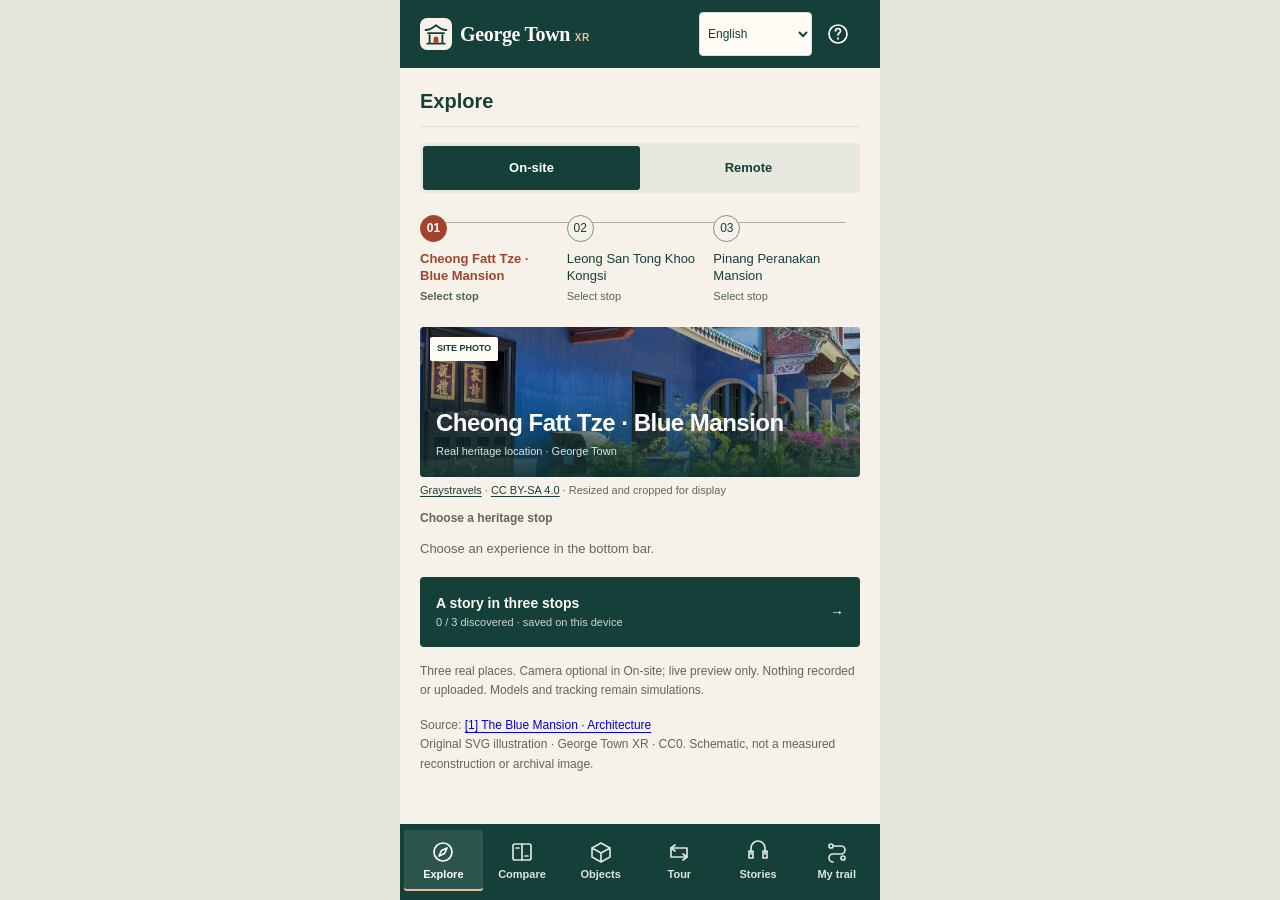
<file: index.html>
<!doctype html>
<html lang="en"><head><meta charset="utf-8"><meta name="viewport" content="width=device-width,initial-scale=1,viewport-fit=cover"><meta name="theme-color" content="#123f39"><title>George Town XR · Heritage, in another dimension</title><link rel="icon" href="assets/heritage-mark.svg" type="image/svg+xml"><link rel="stylesheet" href="styles.css"><link rel="stylesheet" href="mobile.css"></head><body><div id="app"></div><dialog id="detail"><div id="detail-content"></div><button class="primary" onclick="document.querySelector('dialog').close()" id="close-dialog">Close</button></dialog><script src="vendor/js-aruco2/cv.js"></script><script src="vendor/js-aruco2/aruco.js"></script><script src="ar.js"></script><script src="camera.js"></script><script src="buildings.js"></script><script src="app.js"></script></body></html>
</file>
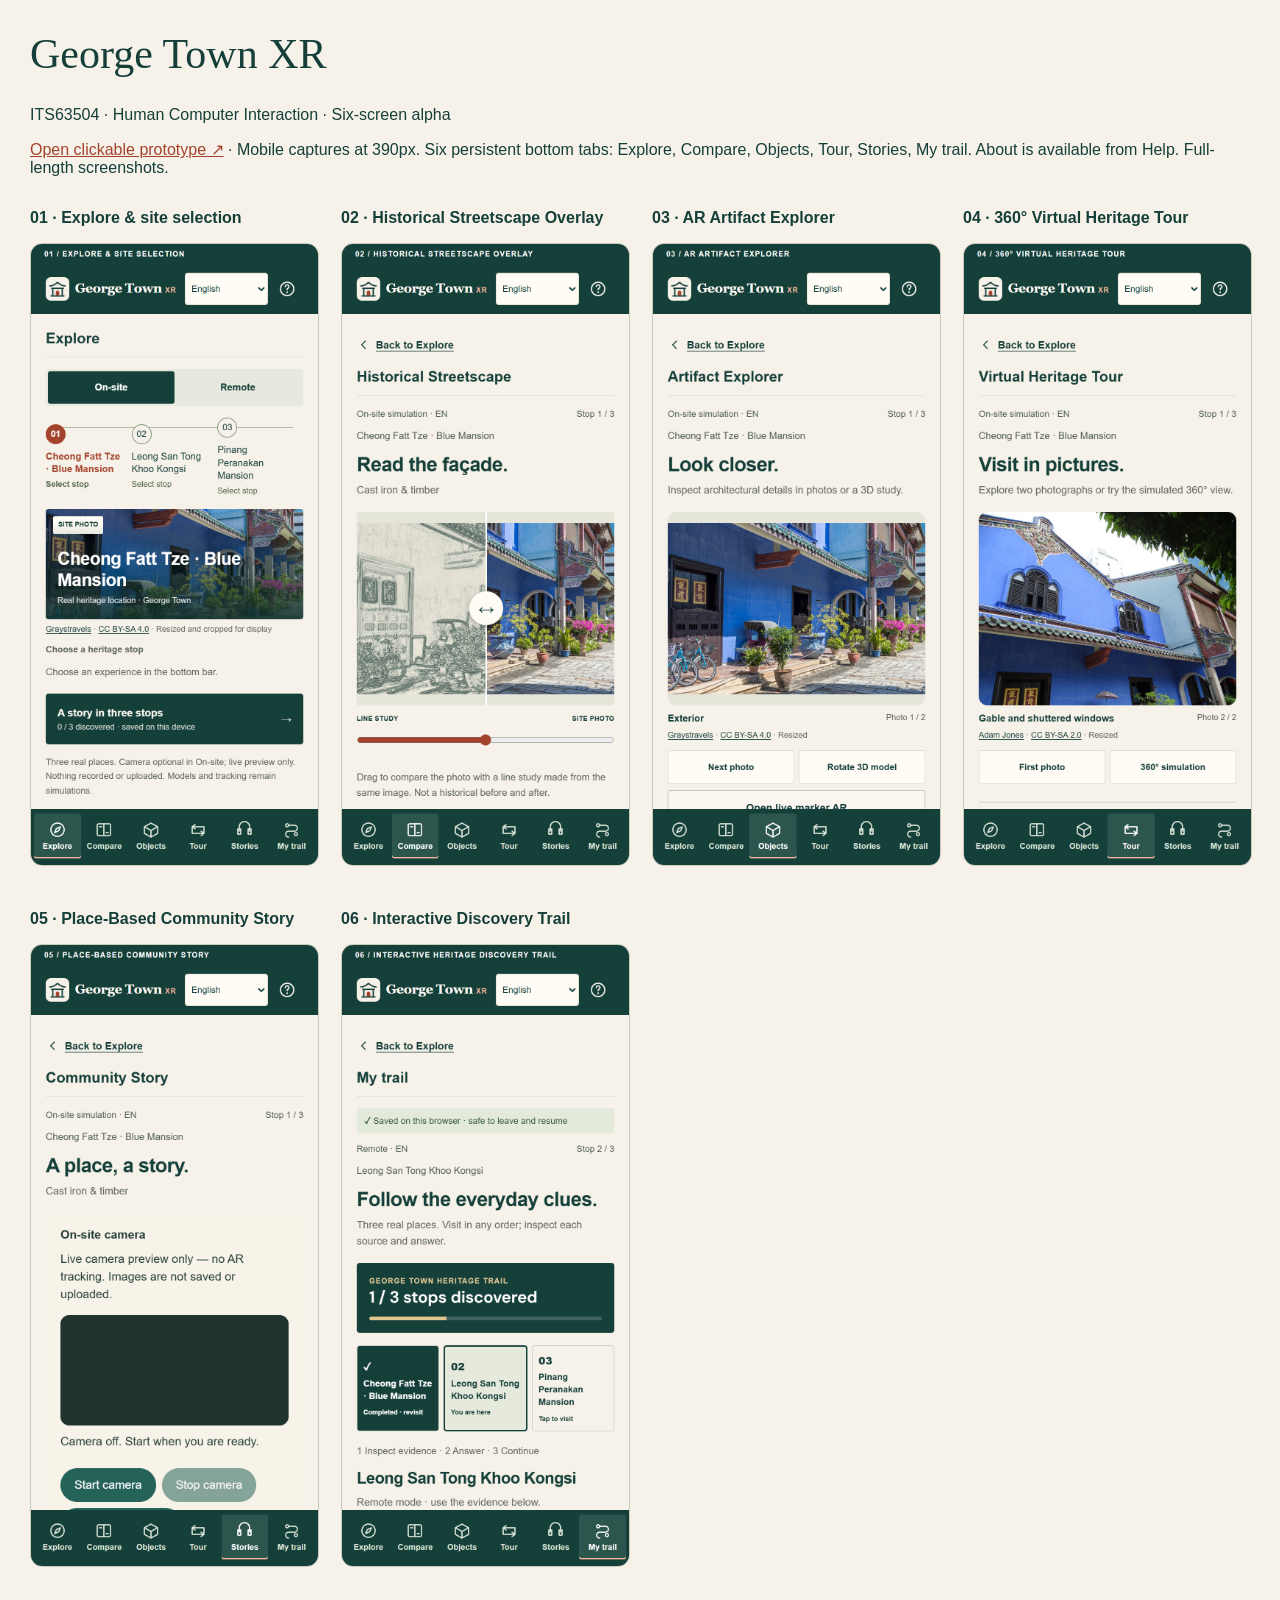
<file: screenshots.html>
<!doctype html><html lang="en"><meta charset="utf-8"><meta name="viewport" content="width=device-width,initial-scale=1"><title>George Town XR · Assignment Screenshots</title><style>body{background:#f6f2e9;color:#153f39;font:16px Arial;margin:30px}h1{font:42px Georgia}a{color:#a4432d}section{display:grid;grid-template-columns:repeat(auto-fit,minmax(280px,1fr));gap:24px;align-items:start}figure{margin:0}figcaption{margin:16px 0;font-weight:bold}img{width:100%;border:1px solid #c9cbbb;border-radius:12px}</style><h1>George Town XR</h1><p>ITS63504 · Human Computer Interaction · Six-screen alpha</p><p><a href="index.html">Open clickable prototype ↗</a> · Mobile captures at 390px. Six persistent bottom tabs: Explore, Compare, Objects, Tour, Stories, My trail. About is available from Help. Full-length screenshots.</p><section><figure><figcaption>01 · Explore & site selection</figcaption><a href="screenshots/01-explore.png"><img src="screenshots/01-explore.png" alt="Explore and site selection"></a></figure><figure><figcaption>02 · Historical Streetscape Overlay</figcaption><a href="screenshots/02-historical-streetscape.png"><img src="screenshots/02-historical-streetscape.png" alt="Historical streetscape comparison"></a></figure><figure><figcaption>03 · AR Artifact Explorer</figcaption><a href="screenshots/03-artifact-explorer.png"><img src="screenshots/03-artifact-explorer.png" alt="Blue Mansion schematic timber lattice viewer"></a></figure><figure><figcaption>04 · 360° Virtual Heritage Tour</figcaption><a href="screenshots/04-virtual-tour.png"><img src="screenshots/04-virtual-tour.png" alt="Courtyard panoramic tour"></a></figure><figure><figcaption>05 · Place-Based Community Story</figcaption><a href="screenshots/05-community-story.png"><img src="screenshots/05-community-story.png" alt="Sample community story and transcript"></a></figure><figure><figcaption>06 · Interactive Discovery Trail</figcaption><a href="screenshots/06-discovery-trail.png"><img src="screenshots/06-discovery-trail.png" alt="Trail evidence question and feedback"></a></figure></section></html>
</file>
<file: styles.css>
@import url('https://fonts.googleapis.com/css2?family=DM+Sans:wght@400;500;600;700&family=Libre+Caslon+Display&display=swap');
/* Context stays compact; instructions are disclosed on demand. */
#app .header-help{border:1px solid #a2ad99;font-size:12px;min-height:44px}
.context-bar{display:flex;justify-content:space-between;gap:8px;font-size:11px;color:#45594c;padding:0 0 10px;border-bottom:1px solid var(--line);margin-bottom:15px}
.location-label{font-size:12px;font-weight:600;margin:-5px 0 9px}
.save-notice{font-size:11px;color:#31573f;background:#e4eadb;padding:9px 11px;border-radius:6px;margin:0 0 12px}
.field-label{display:block;font-size:12px;font-weight:600;margin-top:15px}
#app .field-label+.site-picker{margin-top:5px}
.hotspot-key{display:flex;gap:8px;margin-top:10px}.hotspot-key button{border:1px solid #a2ad99;flex:1;font-size:12px;text-align:center;background:var(--paper)}
#app .controls{flex-wrap:wrap}#app .controls button{min-width:55px;min-height:44px}#app .seg button{min-height:44px}
#app .audio button{width:auto;min-width:86px;border-radius:8px;font-size:12px}
.stop small{display:block;margin-top:8px;font-weight:700;font-size:10px}
#app .hero{height:210px}#app .toolbar{margin-top:16px}#app .image-tag{max-width:calc(100% - 24px)}
#app h1:focus{outline:none}

:root{--cream:#f6f2e9;--paper:#fffcf5;--teal:#153f39;--rust:#a4432d;--muted:#60675d;--line:#deded0;--gold:#dbc18b}*{box-sizing:border-box}body{margin:0;background:#dcded3;color:var(--teal);font-family:'DM Sans',Arial,sans-serif;font-size:15px;line-height:1.5}button,select,input{font:inherit}button,a,select,input{touch-action:manipulation}button,select{cursor:pointer}button{min-height:46px;border:0;background:none;color:inherit;padding:10px 14px;border-radius:9px;font-weight:600}button:hover{filter:brightness(.94)}button:focus-visible,a:focus-visible,select:focus-visible,input:focus-visible{outline:3px solid var(--rust);outline-offset:3px}button:disabled{opacity:.45;cursor:default}#app{max-width:460px;margin:26px max(5vw,calc((100vw - 1100px)/2)) 26px auto;background:var(--cream);min-height:900px;border:1px solid #c8cbbb;border-radius:26px;overflow:hidden;box-shadow:0 25px 80px #153f3920;position:relative}header{padding:23px 24px 17px;display:flex;align-items:center;justify-content:space-between;border-bottom:1px solid var(--line)}.wordmark{font-weight:700;font-size:21px;letter-spacing:-1px}.wordmark span{font-size:12px;background:var(--rust);color:white;padding:4px 6px;margin-left:7px;border-radius:5px;vertical-align:middle;letter-spacing:0}.alpha{font-size:10px;letter-spacing:1.6px;border:1px solid #b8c2b2;border-radius:4px;padding:4px 7px}main{padding:22px 24px 26px}.eyebrow{font-size:10px;letter-spacing:1.8px;font-weight:700;text-transform:uppercase;color:var(--rust);margin-bottom:6px}h1,h2{font-family:'Libre Caslon Display',Georgia,serif;font-weight:400;line-height:1.06;margin:0}h1{font-size:42px;letter-spacing:-1.1px}h2{font-size:29px}h3{font-size:16px;line-height:1.3;margin:0 0 4px}p{margin:10px 0 16px}.sub{color:var(--muted);font-size:13px}.toolbar{display:flex;gap:10px;margin:20px 0 17px;align-items:center}.seg{display:flex;background:#e6e8dc;padding:4px;border-radius:10px;flex:1}.seg button{flex:1;min-height:40px;padding:7px 9px;font-size:12px}.seg .active{background:var(--teal);color:#fff}.language{background:var(--paper);border:1px solid var(--line);border-radius:9px;padding:11px 6px;max-width:118px;font-size:12px;min-height:48px}.hero{height:234px;border-radius:12px;position:relative;overflow:hidden;background:#b9c7b0}.hero svg,.scene svg{width:100%;height:100%;display:block;object-fit:cover}.image-tag{position:absolute;top:12px;left:12px;background:var(--paper);font-size:10px;font-weight:700;border-radius:4px;padding:5px 8px;letter-spacing:.4px}.hero-caption{position:absolute;bottom:0;left:0;right:0;background:linear-gradient(transparent,#0f302ce8);color:white;padding:40px 17px 13px}.hero-caption h2{font-size:27px}.hero-caption span{font-size:11px;opacity:.85}.site-picker{width:100%;border:1px solid var(--line);background:var(--paper);padding:12px;border-radius:8px;margin:12px 0 0;color:var(--teal);min-height:48px}.section-title{display:flex;align-items:baseline;justify-content:space-between;margin:23px 0 10px}.section-title h2{font-family:inherit;font-size:16px;font-weight:700}.count{color:var(--muted);font-size:11px}.experience{display:flex;width:100%;align-items:center;text-align:left;border-bottom:1px solid var(--line);padding:13px 0;border-radius:0;gap:13px}.experience .num{width:39px;height:42px;border:1px solid #d0d7c9;display:grid;place-items:center;font-family:Georgia,serif;font-size:21px;border-radius:7px}.experience .text{flex:1}.experience strong{display:block;font-size:14px}.experience small{font-size:11px;font-weight:400;color:var(--muted)}.arrow{font-size:21px}.trail-resume{margin-top:18px;background:var(--teal);color:var(--paper);width:100%;display:flex;text-align:left;justify-content:space-between;align-items:center}.trail-resume small{display:block;font-size:11px;font-weight:400;opacity:.8}footer{display:flex;justify-content:space-around;border-top:1px solid var(--line);padding:10px 10px 15px;background:var(--paper)}footer button{font-size:11px;min-width:85px}footer button.active{color:var(--rust);background:#f0e7da}.back{margin:-7px 0 14px;padding:6px 0;font-size:12px;min-height:44px}.page-intro{margin:0 0 18px}.page-intro h1{font-size:36px}.page-intro p{margin:10px 0 0}.scene{height:300px;position:relative;overflow:hidden;border-radius:12px;background:#aeb9a4}.scene.tall{height:330px}.status{position:absolute;left:12px;top:12px;border-radius:30px;background:var(--teal);color:white;font-size:10px;padding:7px 10px;letter-spacing:.5px;z-index:3}.status.error{background:var(--rust)}.scene-label{position:absolute;bottom:12px;left:12px;background:#fff9e8eb;border-radius:4px;padding:4px 7px;font-size:10px;z-index:3}.scan-frame{position:absolute;inset:65px 75px;border:2px solid #fff9;border-radius:12px;display:grid;place-items:center;color:#fff;font-size:32px;background:#153f3922}.scan-line{height:2px;background:var(--gold);width:100%;position:absolute;top:50%;box-shadow:0 0 12px white}.primary{background:var(--teal);color:white;width:100%;margin-top:14px}.secondary{background:transparent;border:1px solid #b6c1b0;width:100%;margin-top:9px}.rust{background:var(--rust);color:#fff}.row{display:flex;gap:9px;align-items:center}.row>*{flex:1}.hint{font-size:12px;color:var(--muted);margin:12px 0}.info{padding:15px;background:#e8ecdf;border-radius:10px;margin-top:16px;font-size:13px}.info strong{display:block;margin-bottom:4px}.info p{margin:0}.hotspot{position:absolute;min-width:46px;min-height:46px;background:var(--rust);border:3px solid #fff4db;color:#fff;border-radius:50%;padding:4px;box-shadow:0 0 0 6px #ffffff35;z-index:4}.hotspot.one{left:24%;top:39%}.hotspot.two{right:20%;top:57%}.compare{position:absolute;inset:0;clip-path:inset(0 50% 0 0)}.divider{position:absolute;top:0;bottom:0;left:50%;width:2px;background:white;pointer-events:none;z-index:2}.divider:after{content:'↔';position:absolute;top:48%;left:-20px;width:42px;height:42px;border-radius:50%;background:var(--paper);display:grid;place-items:center;color:var(--teal);font-size:22px;box-shadow:0 2px 8px #0004}.slider{width:100%;accent-color:var(--teal);min-height:44px;margin:3px 0}.compare-labels{display:flex;justify-content:space-between;font-size:10px;font-weight:700;letter-spacing:1px;margin-top:12px}.error-panel{background:#fff8ee;border:1px solid #c5a18c;padding:15px;border-radius:10px;margin-top:14px}.error-panel p{font-size:12px;margin:7px 0}.artifact-scene{background:radial-gradient(ellipse at 50% 40%,#e4dbc3,#b6b8a0)}.artifact{position:absolute;inset:30px 20px;transform-origin:center;transition:transform .2s}.controls{display:flex;gap:8px;margin-top:12px}.controls button{background:var(--paper);border:1px solid var(--line);flex:1;padding:9px 4px;font-size:12px}.panorama{width:210%;height:100%;transform:translateX(-20%);transition:transform .15s;cursor:grab;touch-action:pan-y}.panorama svg{width:100%;height:100%}.room-label{position:absolute;bottom:13px;right:12px;color:#fff;background:var(--teal);padding:4px 9px;border-radius:4px;font-size:11px}.story-highlight{position:absolute;left:19%;top:54%;width:62%;height:25%;border:3px solid #f9d38d;background:#f9d38d25;border-radius:5px}.audio{background:var(--teal);color:white;padding:17px;border-radius:12px;margin-top:15px}.audio button{background:#f4e8ce;color:var(--teal);width:48px;flex:none;border-radius:50%}.wave{height:28px;flex:1;background:repeating-linear-gradient(90deg,transparent 0 3px,#d7c696 3px 5px,transparent 5px 8px);clip-path:polygon(0 40%,5% 20%,10% 35%,15% 0,20% 45%,25% 10%,30% 35%,35% 0,40% 30%,45% 20%,50% 40%,55% 0,60% 30%,65% 15%,70% 40%,75% 0,80% 30%,85% 20%,90% 40%,95% 10%,100% 40%,100% 60%,95% 90%,90% 60%,85% 80%,80% 70%,75% 100%,70% 60%,65% 85%,60% 70%,55% 100%,50% 60%,45% 80%,40% 70%,35% 100%,30% 65%,25% 90%,20% 55%,15% 100%,10% 65%,5% 80%,0 60%)}.audio small{display:block;margin-top:10px;font-size:10px;opacity:.8}details{border-bottom:1px solid var(--line);padding:16px 0}summary{cursor:pointer;font-weight:600;min-height:44px;display:flex;align-items:center;justify-content:space-between}summary:after{content:'+'}details p{font-size:13px}.attribution{font-size:11px;color:var(--muted);margin-top:15px}.progress-top{background:var(--teal);color:white;padding:18px;border-radius:12px;margin:17px 0}.progress-top strong{font-family:Georgia,serif;font-size:25px;font-weight:400}.progress-track{height:5px;background:#ffffff30;margin-top:12px;border-radius:3px;overflow:hidden}.progress-track span{display:block;height:100%;background:#dfc78f}.stops{display:flex;gap:6px;margin:17px 0}.stop{flex:1;border:1px solid #ccd3c4;padding:10px 6px;font-size:10px;text-align:left;border-radius:8px;line-height:1.4}.stop strong{display:block;font-size:14px;margin-bottom:5px}.stop.current{border:2px solid var(--teal);background:#e6eadd}.stop.done{background:var(--teal);color:white}.evidence{height:170px;position:relative;border-radius:10px;overflow:hidden}.evidence svg{width:100%;height:100%}.choice{display:block;text-align:center;width:100%;background:var(--paper);border:1px solid #ccd3c4;margin-top:9px;font-size:13px}.choice.correct{background:#dce8d5;border:2px solid #416545}.choice.wrong{background:#f3dfd3;border:2px solid var(--rust)}.feedback{font-size:13px;padding:13px;background:#e4eadb;border-radius:8px;margin-top:12px}dialog{width:min(90vw,390px);border:1px solid #c1c6b3;border-radius:18px;padding:25px;background:var(--cream);color:var(--teal);box-shadow:0 20px 80px #0005}dialog::backdrop{background:#0b2728a8}dialog h2{font-size:30px}dialog p{font-size:14px}.desktop-note{position:fixed;left:max(6vw,calc((100vw - 1100px)/2));top:18%;width:40%;max-width:470px}.desktop-note>.wordmark{font-size:30px}.desktop-note>p{font:68px/1.03 'Libre Caslon Display',Georgia,serif;letter-spacing:-2px;margin:45px 0}.note-foot{font-size:10px;letter-spacing:2px;line-height:2}.mini-label{font-size:10px;font-weight:700;letter-spacing:1px;color:var(--rust)}.labelled{display:none}.full-width{width:100%}@media(max-width:800px){body{background:var(--cream)}.desktop-note{display:none}#app{margin:0 auto;border:0;border-radius:0;box-shadow:none;min-height:100dvh;max-width:480px}header{padding-top:20px}main{padding-top:19px}}@media(prefers-reduced-motion:reduce){*{transition:none!important;animation:none!important}}
</file>
<file: mobile.css>
/* App shell: one scroll surface; navigation remains within thumb reach. */
html,body{height:100%;overflow:hidden}body{background:#e6e8df;font-size:15px}#app{width:100%;max-width:414px;height:min(884px,calc(100dvh - 48px));min-height:0;margin:24px max(7vw,calc((100vw - 1000px)/2)) 24px auto;border:7px solid #203d37;border-radius:38px;display:flex;flex-direction:column;box-shadow:0 28px 65px #183f392b;background:var(--cream)}
#app header{flex:none;min-height:76px;padding:12px 16px;background:var(--cream);border-bottom:1px solid #dcded3;gap:10px;z-index:5}svg{flex-shrink:0}.icon-button svg,footer svg{width:24px;height:24px}.icon-button{width:44px;height:44px;padding:10px;display:grid;place-items:center;border-radius:50%;background:#ecece2;flex:none}#app .header-help{border:0;font-size:14px}.header-title{flex:1;font-size:15px;font-weight:700;line-height:1.25}.app-brand{display:flex;align-items:center;gap:10px;flex:1;font-weight:700;font-size:18px;letter-spacing:-.6px}.brand-symbol{display:grid;place-items:center;width:40px;height:40px;background:var(--teal);color:#f1d9b1;border-radius:13px;font:29px Georgia,serif}.app-brand b{font-size:11px;color:var(--rust);letter-spacing:.5px}.app-brand small{display:block;font-size:8px;letter-spacing:1.3px;font-weight:600;color:var(--muted);margin-top:2px}
#app main{flex:1;min-height:0;overflow:auto;overscroll-behavior-y:contain;padding:16px 20px 24px;scrollbar-width:none;outline:none}#app main::-webkit-scrollbar{display:none}#app footer{flex:none;padding:6px 14px max(9px,env(safe-area-inset-bottom));min-height:76px;z-index:5;background:var(--paper);box-shadow:0 -5px 18px #153f3906;gap:8px}#app footer button{position:relative;flex:1;min-width:0;display:flex;align-items:center;justify-content:center;flex-direction:column;gap:4px;border-radius:13px;font-size:11px;padding:8px 3px;color:#616b61}#app footer button.active{color:var(--teal);background:#e7ecdf}footer i{position:absolute;top:5px;right:20%;background:var(--rust);color:white;border-radius:20px;min-width:17px;height:17px;font-size:10px;font-style:normal}
#app .context-bar{margin:0 0 16px;border:0;padding:0;flex-wrap:wrap;gap:4px 8px;font-size:10px;align-items:center;color:#536251}#app .context-bar>span:first-child{background:#e5e9dc;padding:4px 8px;border-radius:20px}.context-bar>span:nth-child(2){margin-left:auto}.location-label{flex-basis:100%;font-size:11px!important;font-weight:500!important;margin:3px 0 0!important}#app h1{font-family:'DM Sans',Arial,sans-serif;font-size:28px;font-weight:700;letter-spacing:-1px;line-height:1.18}#app h1 br{display:none}#app .page-intro h1{font-size:27px;max-width:330px}#app .page-intro .eyebrow{font-size:9px;letter-spacing:1.2px}#app .page-intro{margin-bottom:16px}#app .sub{font-size:13px;line-height:1.55;margin:6px 0 12px}#app h2{font-family:'DM Sans',Arial,sans-serif;font-size:22px;font-weight:700;line-height:1.25;letter-spacing:-.5px}#app .eyebrow{font-size:9px;letter-spacing:1.5px}
#app .toolbar{margin:15px 0;gap:8px}#app .seg{padding:4px;background:#e7e9de;border-radius:13px}#app .seg button{border-radius:10px;font-size:12px;line-height:1.3;min-height:44px}#app .seg .active{background:var(--teal);box-shadow:0 2px 4px #153f391a}#app .language{font-size:11px;max-width:114px;border-radius:12px;min-height:52px;padding:8px}#app .hero{height:192px;border-radius:18px}#app .hero-caption{padding:35px 16px 15px}#app .hero-caption h2{font-family:'Libre Caslon Display',Georgia,serif;font-size:29px;font-weight:400;letter-spacing:0}#app .image-tag{font-size:8px;letter-spacing:.5px;padding:5px 7px;top:10px;left:10px}#app .hero-caption span{font-size:10px}#app .field-label{margin-top:14px;font-size:11px;color:var(--muted)}#app .site-picker{border-radius:12px;font-size:13px;background:var(--paper);margin-top:5px;min-height:48px}#app .section-title{margin:21px 0 8px}#app .section-title h2{font-size:15px;letter-spacing:-.2px}#app .count{font-size:10px}
#app .experience{padding:12px 0;gap:12px;min-height:77px}#app .experience .num{height:44px;width:44px;border:0;border-radius:13px;background:#e4e9dd;color:var(--teal)}#app .experience:nth-of-type(2) .num,#app .experience:nth-of-type(4) .num{background:#f0e1d3;color:var(--rust)}.num svg{width:23px;height:23px}#app .experience strong{font-size:13px;line-height:1.4}#app .experience small{font-size:11px;line-height:1.4;display:block;margin-top:3px}#app .arrow{color:#69766b;font-size:24px}#app .trail-resume{border-radius:15px;padding:16px;font-size:13px}#app .attribution{font-size:11px;line-height:1.6}
#app .scene{height:300px;border-radius:20px;margin-top:12px;box-shadow:inset 0 0 0 1px #153f3910}#app .scene.tall{height:340px}#app .scene-label{font-size:9px;left:10px;bottom:10px;right:10px;width:fit-content;max-width:calc(100% - 20px);padding:5px 7px;line-height:1.4}#app .status{font-size:8px;max-width:calc(100% - 20px);left:10px;top:10px;padding:7px 9px}#app .artifact-scene{background-color:#cbd0b9;background-image:linear-gradient(#153f3908 1px,transparent 1px),linear-gradient(90deg,#153f3908 1px,transparent 1px);background-size:32px 32px}#app .artifact{inset:35px 5px}#app .hotspot{min-width:46px;min-height:46px}#app .primary,#app .secondary{min-height:50px;border-radius:13px;font-size:13px;line-height:1.45;padding:13px 14px}#app .primary{box-shadow:0 3px 5px #153f3910}#app .secondary{background:#fffcf580}#app .controls{gap:6px;flex-wrap:wrap}#app .controls button{border-radius:11px;min-height:46px;min-width:64px;font-size:11px;flex:1}#app .hotspot-key{gap:6px}#app .hotspot-key button{font-size:11px;border-radius:10px;line-height:1.4;min-height:44px;padding:10px}#app .hint{font-size:12px;line-height:1.6}#app .info{border-radius:14px;padding:16px;font-size:12px;line-height:1.65;margin-top:18px}#app .info strong{font-size:13px}#app .compare-labels{font-size:9px;letter-spacing:.3px}#app .slider{margin:0;accent-color:var(--rust)}#app .error-panel{border-radius:16px}#app .save-notice{font-size:10px;padding:8px 10px;border-radius:8px;margin-bottom:12px}#app .save-notice:before{content:'✓ ';font-weight:700}#app .progress-top{margin:10px 0 16px;padding:17px;border-radius:16px}#app .progress-top strong{font:600 22px 'DM Sans',Arial,sans-serif}#app .stops{gap:6px}#app .stop{padding:10px 8px;border-radius:11px;font-size:10px}#app .stop small{font-size:9px}#app .evidence{height:190px;border-radius:16px;margin-top:12px}#app .choice{min-height:52px;border-radius:12px;font-size:13px;padding:14px}#app .feedback{font-size:12px;line-height:1.65;border-radius:12px}#app .audio{border-radius:17px;padding:16px}#app .audio small{font-size:9px}#app .audio button{min-height:48px}#app details{padding:10px 0}#app details p{font-size:14px;line-height:1.8}#app summary{font-size:13px}
dialog{border:0;border-radius:24px;padding:29px 24px 24px;max-height:85dvh;overflow:auto}dialog:before{content:'';display:block;width:38px;height:4px;border-radius:4px;background:#bdc5b7;margin:-13px auto 22px}dialog h2{font-family:'DM Sans',Arial,sans-serif;font-size:24px;font-weight:700;letter-spacing:-.7px;line-height:1.2}dialog p{line-height:1.8;font-size:14px}dialog button{min-height:50px}
.desktop-note>p{font-size:60px}.desktop-note{top:24%;max-width:400px}.desktop-note .note-foot{letter-spacing:1.5px}#assignment-label{flex:none;font-size:9px!important;padding:8px 18px!important}
@media(max-width:800px){body{background:var(--cream)}#app{max-width:480px;height:100dvh;min-height:0;margin:0 auto;border:0;border-radius:0;box-shadow:none}#app header{padding-top:max(12px,env(safe-area-inset-top))}dialog{position:fixed;top:auto;bottom:0;margin:0 auto;width:100%;max-width:480px;border-radius:25px 25px 0 0;padding-bottom:max(24px,env(safe-area-inset-bottom))}}
.stop-picker{display:grid;grid-template-columns:repeat(3,minmax(0,1fr));gap:6px;margin-top:9px}.stop-picker button{min-height:96px;padding:10px 7px;border:1px solid var(--line);background:var(--paper);font-size:10px;line-height:1.4;text-align:left;border-radius:12px}.stop-picker button.selected{border:2px solid var(--teal);background:#e5eadd}.stop-picker span{display:block;font-size:13px;margin-bottom:5px;color:var(--rust)}.stop-picker small{display:block;font-size:9px;margin-top:6px;color:#52634e}#app .stops button{min-height:100px;cursor:pointer}#app .stop.done.current{background:var(--teal);border-color:var(--rust)}
/* Explore prioritises choosing a place, not a marketing introduction. */
#app[data-screen="explore"] main>.eyebrow{display:none}
#app[data-screen="explore"] main>h1{font-size:25px}
#app[data-screen="explore"] main>.sub{font-size:12px;margin:4px 0 8px}
#app[data-screen="explore"] .context-bar{margin-bottom:10px}
#app[data-screen="explore"] .toolbar{margin:10px 0 12px}
#app[data-screen="explore"] .hero{height:150px}
#app[data-screen="explore"] .field-label{margin-top:10px}
#app[data-screen="explore"] .section-title{margin-top:17px}
#app[data-screen="explore"] .experience{min-height:70px;padding:10px 0}
#app header{min-height:68px}
@media(max-width:350px){#app main{padding-left:16px;padding-right:16px}#app h1{font-size:25px}#app .toolbar{gap:5px}#app .language{max-width:103px}#app .seg button{font-size:11px}#app .header-title{font-size:13px}}

/* Presentation: practical heritage guide; no decorative device frame. */
body{background:#e4e6dd;font-family:Arial,sans-serif;font-size:16px}#app{height:100dvh;max-width:480px;margin:0 auto;border:0;border-radius:0;box-shadow:none}#app header{background:var(--teal);color:var(--paper);border:0;padding:12px 20px;min-height:68px}.brand-symbol,.app-brand small{display:none}.app-brand{font-size:21px;letter-spacing:-.5px}.app-brand b{color:#efb69c}.icon-button{background:none;border-radius:4px}#app .header-help{color:inherit}#app main{padding:20px 20px 28px;scrollbar-width:thin;scrollbar-color:#9cae9b transparent}#app footer{background:var(--teal);color:var(--paper);box-shadow:none;border:0}#app footer button{color:#dce6d9;border-radius:3px;font-size:12px}#app footer button.active{color:white;background:#2b554d;box-shadow:inset 0 -2px #efb69c}
#app h1,#app h2,dialog h2{font-family:Arial,sans-serif;font-weight:600;letter-spacing:-.6px}#app h1{font-size:28px}#app h2{font-size:22px}#app .sub{font-size:14px;line-height:1.55;margin:8px 0 16px}#app .page-intro{margin-bottom:18px}#app .context-bar{font-size:12px;gap:8px;margin-bottom:14px}#app .context-bar>span:first-child{background:none;padding:0;border-radius:0}#app .location-label{font-size:13px!important}
#app[data-screen="explore"] .context-bar,#app[data-screen="explore"] main>h1,#app[data-screen="explore"] main>.sub{display:none}#app[data-screen="explore"] .toolbar{margin:0 0 16px;gap:12px}#app .seg{border-radius:4px;padding:3px}#app .seg button{border-radius:3px;font-size:13px}#app .seg .active{box-shadow:none}#app .language{font-size:13px;max-width:126px;border-radius:4px;min-height:50px}
.stop-picker{display:flex;gap:0;margin:0 0 18px;position:relative}.stop-picker:before{content:'';position:absolute;top:13px;left:14px;right:14px;height:1px;background:#a5b39d}.stop-picker button{position:relative;flex:1;min-width:0;min-height:100px;padding:0 10px 0 0;text-align:left;background:none;border:0;border-radius:0;font-size:13px;line-height:1.35;font-weight:400}.stop-picker button>span{position:relative;display:block;width:27px;height:27px;line-height:25px;border:1px solid #7c9179;border-radius:50%;text-align:center;background:var(--cream);margin-bottom:8px;font-size:12px;color:var(--teal)}.stop-picker button.selected{border:0;background:none;color:var(--rust);font-weight:600}.stop-picker button.selected>span{background:var(--rust);color:white;border-color:var(--rust)}.stop-picker small{font-size:11px;color:#53674e;margin-top:4px}
#app[data-screen="explore"] .hero{height:150px;border-radius:4px}#app .hero-caption h2{font:600 24px/1.2 Arial,sans-serif;letter-spacing:-.5px}#app .hero-caption span{font-size:11px}#app .image-tag{font-size:9px;letter-spacing:0;border-radius:2px}#app .site-picker,#app .language{background:var(--paper)}#app .site-picker{border-radius:4px;font-size:13px;min-height:44px}#app .field-label{font-size:12px}#app .section-title h2{font-size:18px}#app .count{font-size:12px}#app[data-screen="explore"] .experience{min-height:76px;padding:14px 0;gap:12px}#app .experience .num,#app .experience:nth-of-type(2) .num,#app .experience:nth-of-type(4) .num{width:24px;height:24px;background:none;border:0;border-radius:0;color:var(--teal)}#app .experience strong{font-size:15px;font-weight:600}#app .experience small{font-size:12px;line-height:1.5}#app .trail-resume{border-radius:4px;font-size:14px}#app .attribution{font-size:12px}
#app .artifact-scene{background-image:none}#app .scene,#app .scene.tall,#app .evidence{border-radius:4px;box-shadow:none}#app .scene-label,#app .status{font-size:10px;letter-spacing:0;border-radius:2px}#app .primary,#app .secondary{border-radius:4px;font-size:14px;box-shadow:none}#app .controls button,#app .hotspot-key button{font-size:13px;border-radius:4px}#app .hint{font-size:13px}#app .info{background:none;border:0;border-top:1px solid #bfc8b5;border-radius:0;padding:18px 0 0;margin-top:24px;font-size:14px}#app .info strong{font-size:16px}#app .save-notice{font-size:12px;border-radius:3px}#app .progress-top,#app .choice,#app .feedback,#app .audio,#app .error-panel{border-radius:4px}#app .stop{border-radius:4px;font-size:12px;line-height:1.4}#app .stops button{min-height:110px}#app .choice,#app .feedback{font-size:14px}#app .transcript{font-size:14px;line-height:1.8}dialog{border-radius:6px}dialog:before{display:none}dialog h2{font-size:24px}dialog p{font-size:15px}
::selection{background:#e8c7ac;color:#153f39}input{caret-color:var(--rust)}a{text-underline-offset:3px}#assignment-label{font-size:10px!important}
@media(max-width:800px){#app{max-width:480px}dialog{border-radius:8px 8px 0 0}}
@media(max-width:350px){#app main{padding:16px}#app[data-screen="explore"] .toolbar{gap:6px}#app .language{max-width:110px}.stop-picker button{font-size:12px}}
@media(prefers-reduced-motion:reduce){*,*:before,*:after{animation:none!important;transition:none!important;scroll-behavior:auto!important}}

/* Consistent brand; explicit page location and predictable return destination. */
#app .page-navigation{display:flex;flex-direction:column;align-items:flex-start;gap:8px;margin:0 0 16px;padding:0 0 12px;border-bottom:1px solid var(--line)}
#app .page-name{font-size:20px;line-height:1.3;font-weight:600}
#app .back-link{display:inline-flex;align-items:center;gap:6px;min-height:44px;padding:8px 0;background:none;border:0;color:var(--teal);font-size:14px;text-decoration:underline;text-underline-offset:3px}
#app .back-link svg{width:20px;height:20px}
#app .context-bar{line-height:1.5}#app .context-bar .location-label{margin:4px 0 0}
#app main{scroll-padding-bottom:24px}
/* Six equal destinations retain 44px targets at 320px, including Malay labels. */
#app footer{padding-left:4px;padding-right:4px;gap:0}
#app footer button{min-width:44px;min-height:60px;padding:6px 1px;font-size:11px;line-height:1.2}
#app footer button span{display:block;max-width:100%;text-align:center;white-space:normal}
/* Keep the image and its annotations in the same 4:3 coordinate space. */
#app #model{inset:auto;top:50%;left:50%;width:min(96%,320px);height:auto;aspect-ratio:4/3;translate:-50% -50%;transition:none}
#app #model svg{pointer-events:none}
#app #model .hotspot{translate:-50% -50%}
#app .artifact-scene[tabindex],#app #divider{touch-action:none;user-select:none;cursor:grab}
#app .artifact-scene:focus-visible{outline:3px solid var(--rust);outline-offset:2px}
#app .artifact-scene.dragging,#app #divider.dragging{cursor:grabbing}
#app #divider{pointer-events:auto;z-index:5}
#app #divider::after{width:46px;height:46px;left:50%;top:50%;translate:-50% -50%;pointer-events:auto}
#app .header-tools{display:flex;align-items:center;gap:4px;flex:none}
#app header .language{min-height:44px;padding:4px;color:var(--teal);font-size:12px}
#app header .language:focus-visible{outline-color:#efb69c}
#app #model.mesh-view,#app #panorama.mesh-view{inset:0;width:100%;height:100%;aspect-ratio:auto;translate:none;transform:none;transition:none}
#app .mesh-view canvas{display:block;width:100%;height:100%;pointer-events:none}
#app .mesh-view > svg,#app .mesh-view [hidden]{display:none}
#app #model.mesh-view .hotspot{margin:0;right:auto;bottom:auto}
#app #tour-scene,#app #panorama{touch-action:none;cursor:grab}
#app #model.mesh-view canvas{background:linear-gradient(#e8eee4,#f8ead0)}
#app #panorama.mesh-view canvas{background:linear-gradient(#a9c5c5,#f8ead0)}


/* Offline location photos stay distinct from the rendered 3D views. */
#app .site-photo{display:block;width:100%}
#app .hero .site-photo{height:100%;object-fit:cover;object-position:center 44%}
#app .photo-credit{margin:5px 0 10px;font-size:11px;color:var(--muted);line-height:1.5}
#app .photo-credit a{color:var(--teal);text-underline-offset:2px}
#app .photo-reference{padding:4px 0;margin-top:12px}
#app .photo-reference[open] summary:after{content:'−'}
#app .photo-reference .site-photo{height:auto;border-radius:4px}

/* Match the photograph and study pixel for pixel. */
#app .scene.compare-scene,#app .location-image{background:#e6e5da;aspect-ratio:4/3;height:auto}
#app .compare-scene img,#app .location-image img{width:100%;height:100%;object-fit:contain}
#app .compare-scene img{position:absolute;inset:0;user-select:none;pointer-events:none}
#app .location-photo{margin:12px 0 0}
#app .location-image{overflow:hidden;border-radius:12px}
#app .location-photo figcaption{display:flex;justify-content:space-between;gap:10px;margin-top:8px;font-size:13px}
#app .location-photo figcaption span{white-space:nowrap;color:var(--muted);font-size:11px}
#app .photo-actions button{font-size:12px;padding:8px}

/* Keep detector coordinates aligned to the unmirrored, letterboxed feed. */
.gt-ar-stage{position:relative;overflow:hidden;border-radius:12px;background:#20332f}
#app .gt-ar-stage video{width:100%;height:auto;aspect-ratio:4/3;object-fit:contain}
.gt-ar-overlay{position:absolute;inset:0;width:100%;height:100%;pointer-events:none}
#app .gt-marker-link{display:inline-flex;align-items:center;min-height:44px;margin-bottom:8px;color:#123f39;font-weight:bold}
#app .gt-ar-jump{display:block;margin:8px 0;min-height:44px}

#app header .app-brand{gap:8px;font:700 clamp(15px,4.6vw,20px)/1 Georgia,serif;letter-spacing:-.35px;white-space:nowrap}
#app header .app-brand img{width:clamp(27px,8.1vw,32px);height:auto;flex:none}
#app header .app-brand b{font:700 10px/1 Arial,sans-serif;letter-spacing:.075em}
</file>
